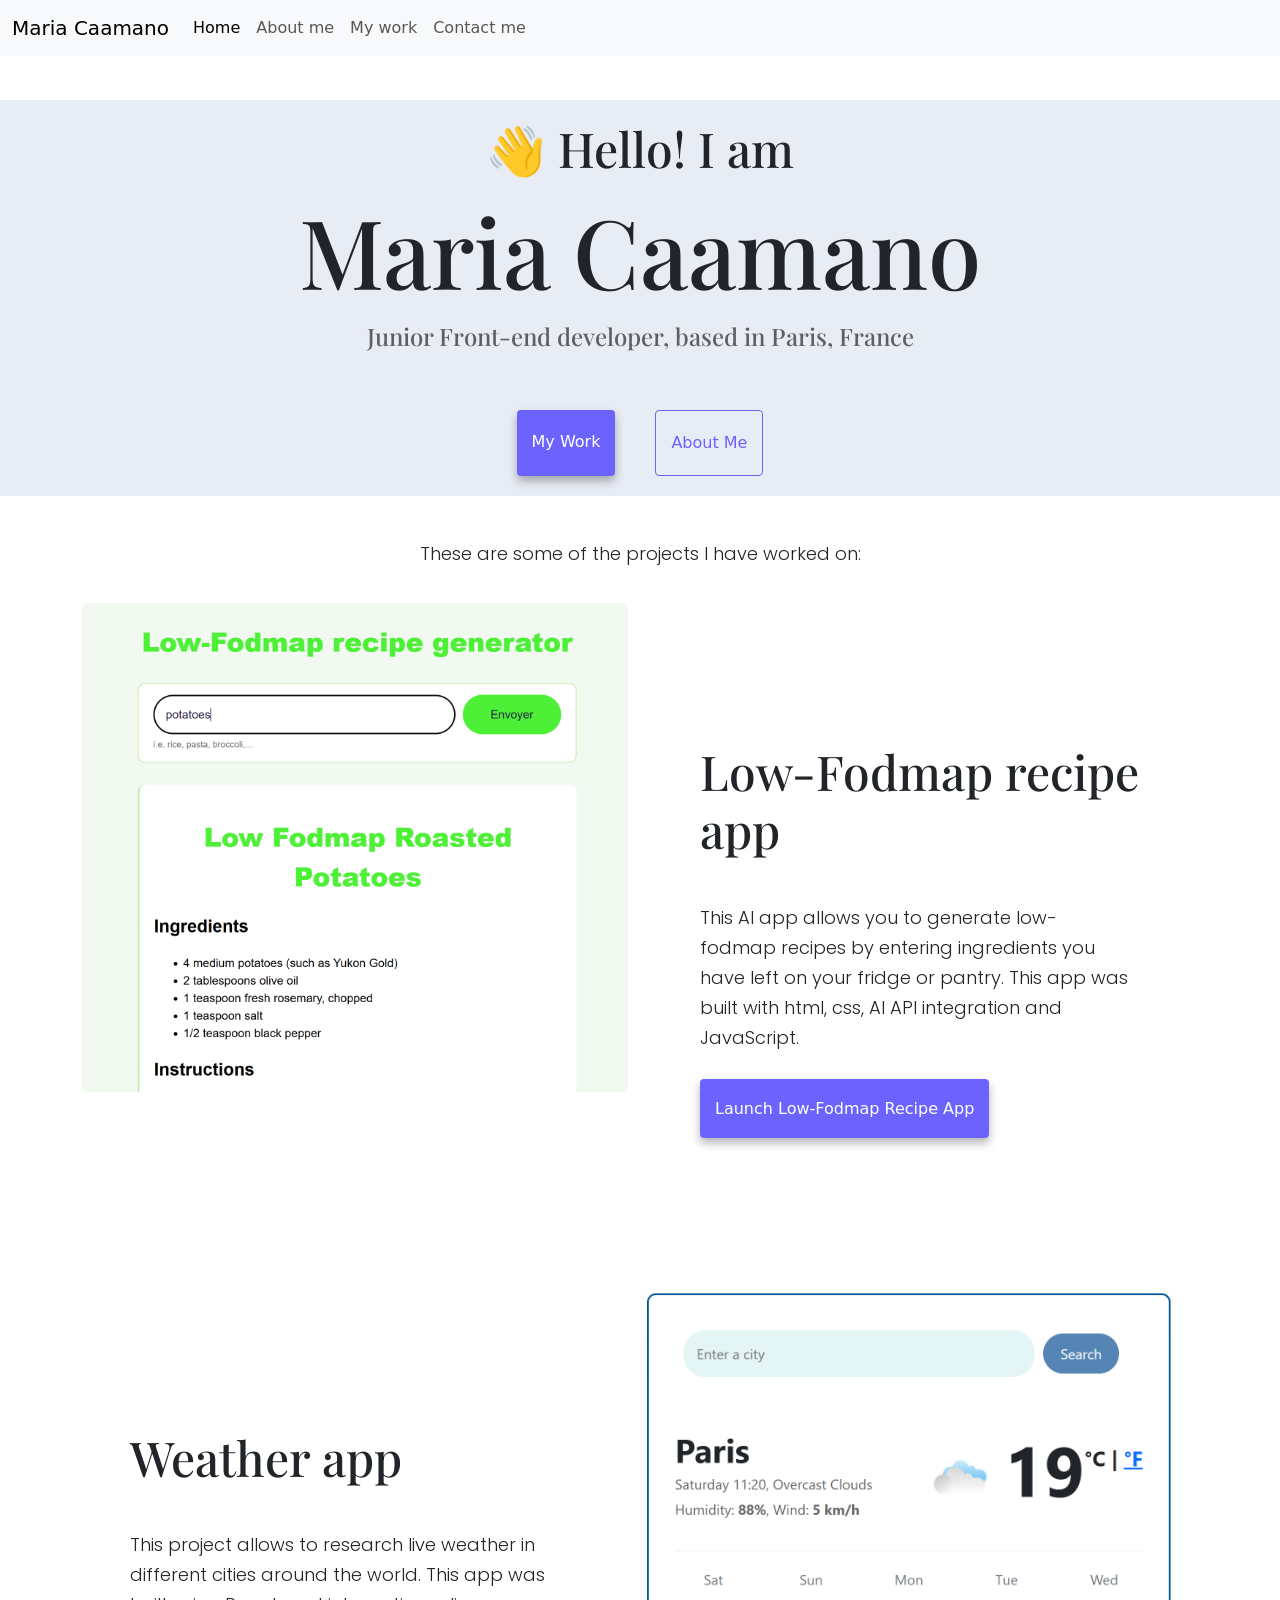
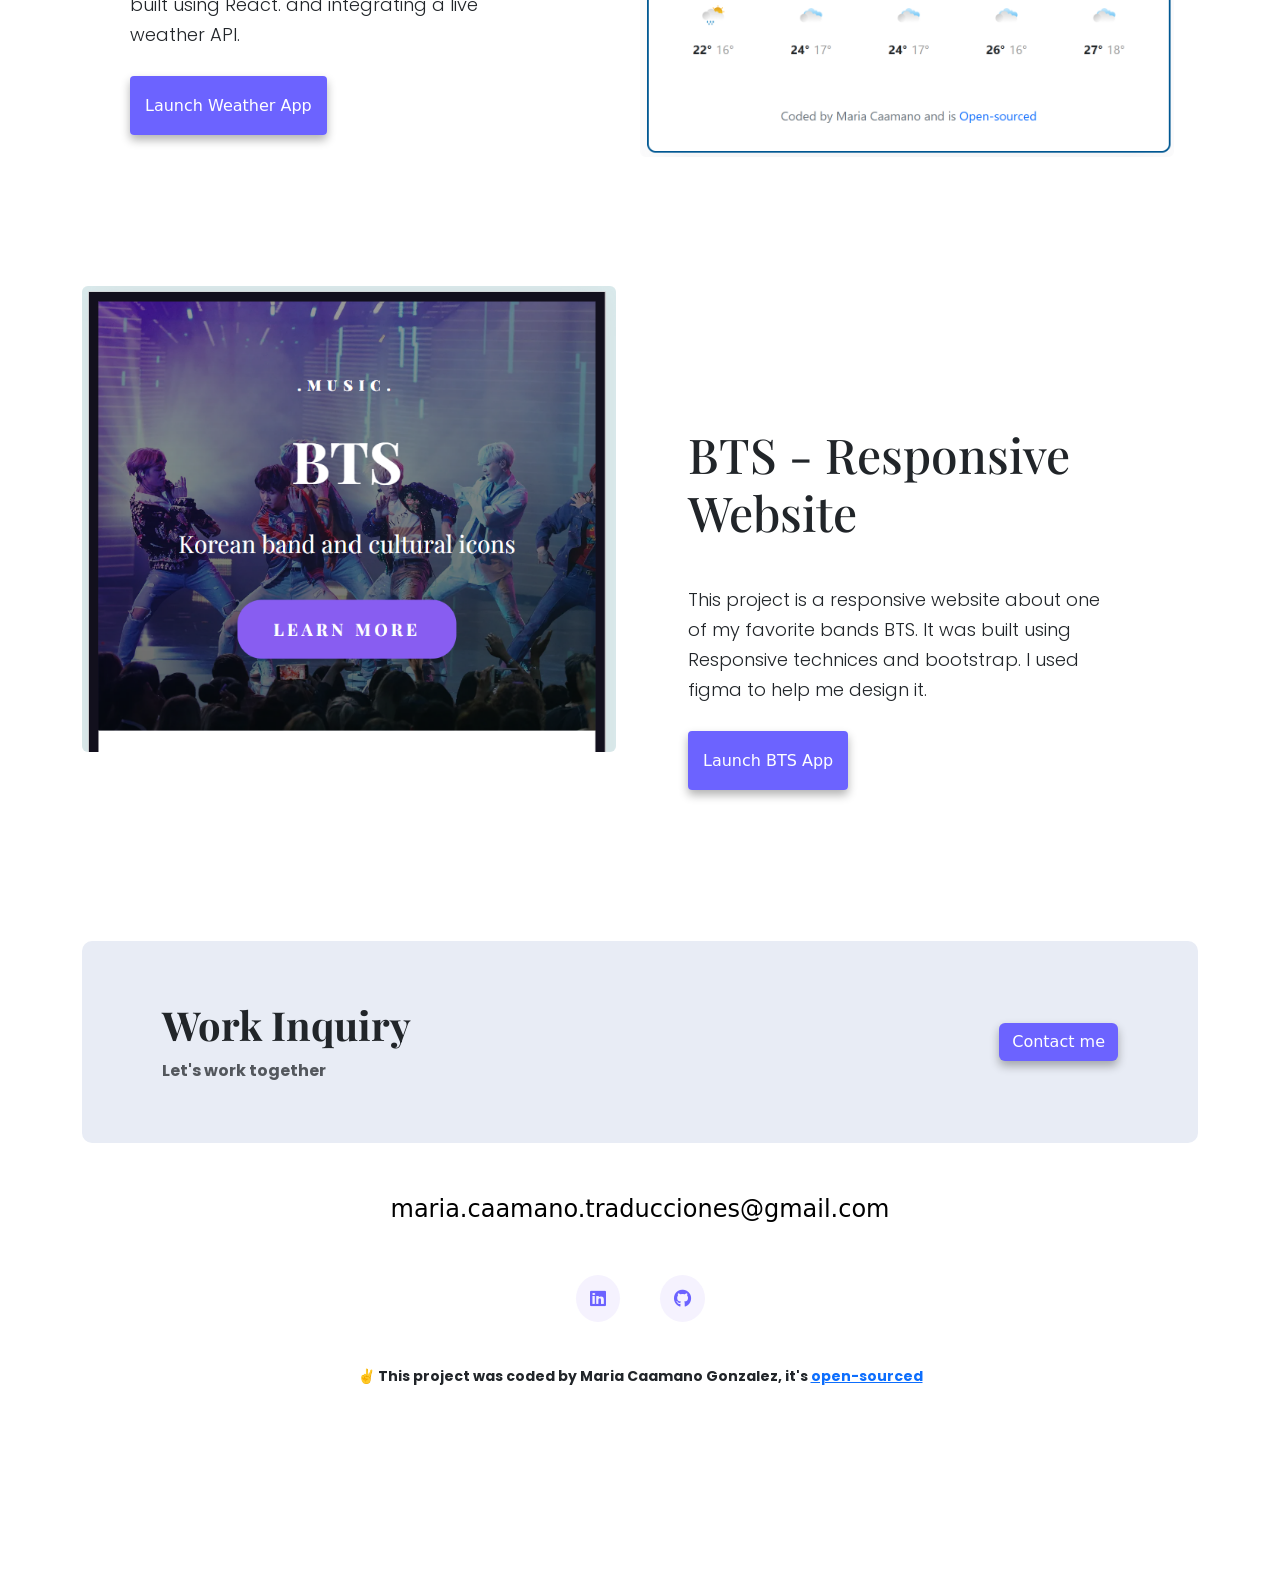
<file: index.html>
<!DOCTYPE html>
<html lang="en">
  <head>
    <meta charset="UTF-8" />
    <meta http-equiv="X-UA-Compatible" content="IE=edge" />
    <meta name="viewport" content="width=device-width, initial-scale=1.0" />
    <meta name="description" content="Maria Caamano is a junior developer based in Paris, France. Currently working for a payments API.">
    <title>Developer - Maria Caamano</title>
    <meta name="description" content="This website showcases projects I coded">
    <link rel="preconnect" href="https://fonts.googleapis.com">
<link rel="preconnect" href="https://fonts.gstatic.com" crossorigin>
<link href="https://fonts.googleapis.com/css2?family=Playfair+Display:ital,wght@0,700;1,700&family=<link rel="preconnect" href="https://fonts.googleapis.com">
<link rel="preconnect" href="https://fonts.gstatic.com" crossorigin>
<link href="https://fonts.googleapis.com/css2?family=Playfair+Display:ital,wght@0,700;1,700&family=Poppins:wght@300;500;700&display=swap" rel="stylesheet">
     <link href="https://cdn.jsdelivr.net/npm/bootstrap@5.3.8/dist/css/bootstrap.min.css" rel="stylesheet" integrity="sha384-sRIl4kxILFvY47J16cr9ZwB07vP4J8+LH7qKQnuqkuIAvNWLzeN8tE5YBujZqJLB" crossorigin="anonymous">
    <link rel="stylesheet" href="https://cdnjs.cloudflare.com/ajax/libs/font-awesome/6.5.1/css/all.min.css">
     <link rel="stylesheet" href="style.css" />
  </head>
  <body>
    <nav class="navbar navbar-expand-lg bg-body-tertiary fixed-top">
      <div class="container-fluid">
        <a class="navbar-brand" href="index.html">Maria Caamano</a>
        <button
          class="navbar-toggler"
          type="button"
          data-bs-toggle="collapse"
          data-bs-target="#navbarNavAltMarkup"
          aria-controls="navbarNavAltMarkup"
          aria-expanded="false"
          aria-label="Toggle navigation"
        >
          <span class="navbar-toggler-icon"></span>
        </button>
        <div class="collapse navbar-collapse" id="navbarNavAltMarkup">
          <div class="navbar-nav">
            <a class="nav-link active" aria-current="page" href="index.html" title="homepage Maria Caamano"
              >Home</a
            >
            <a class="nav-link" href="about.html" title="about Maria Caamano">About me</a>
            <a class="nav-link" href="work.html" title="projects display">My work</a>
            <a class="nav-link" href="contact.html" title="contact Maria Caamano">Contact me</a>
          </div>
        </div>
      </div>
    </nav>
    <div class="hero">
    <h2 class="text-center">👋 Hello! I am</h2>
    <h1 class="text-center">Maria Caamano</h1>
    <h3 class="text-center">Junior Front-end developer, based in Paris, France</h3>
    <div class="navigation-links">
      <a href="work.html" class= "contact-link" title="projects display">My work</a>
      <a href="about.html" class="about-link" title="About Maria Caamano">About me</a>
    </div>
    </div>
    <br/>
    <p>These are some of the projects I have worked on:</p>
    <div class="container">
      <div class="row">
        <div class="col d-none d-lg-block">
          <img src="images/fodmap.png" class="img-fluid rounded" alt="low fodmap project image"/>
        </div>
        <div class="col-md-6 project-description">
          <h2>Low-Fodmap recipe app</h2>
          <p class="bg-transparent projects mt-4">
            This AI app allows you to generate low-fodmap recipes by entering ingredients you have left on your fridge or pantry. This app was built with html, css, AI API integration and JavaScript. 
          </p>
          <div class="mt-4">
            <a href="https://www.shecodes.io/projects/2745303?_gl=1*stw5pb*_gcl_au*NzQ4MzA0MTkzLjE3NzQ2MzI0OTYuNzcyMzM2MzYzLjE3NzY2MDAwNTcuMTc3NjYwMDA3MA.." class="primary-link" title="link to low fodmap app" target="_blank">Launch Low-Fodmap Recipe App</a>
          </div>
        </div>
        <div class="row mt-5">
          <div class="col-md-6 project-description">
            <h2>Weather app</h2>
            <p class="bg-transparent projects mt-4">
              This project allows to research live weather in different cities around the world. This app was built using React. and integrating a live weather API.
            </p>
            <div class="mt-4">
              <a href="https://www.shecodes.io/projects/2803756?_gl=1*yo6k29*_gcl_au*MTI4NzI2MTU4NS4xNzgyNTQ0NTgxLi0uLS4xNzg0Mjk1NTIyLjE5MDExOTUzOS4xNzg3OTkyNzYxLjE3ODc5OTU0Mzk." class="primary-link" title="link to weather app" target="_blank">Launch Weather app</a>
            </div>
          </div>
          <div class="col d-none d-lg-block">
            <img src="images/react-weather.png" class="img-fluid rounded d-none d-md-block" alt="weather project image" />
          </div>
      </div>
      <div class="row mt-5">
        <div class="col d-none d-lg-block">
          <img src="images/BTS-responsive.png" class="img-fluid rounded d-none d-md-block" alt="crochet project image" />
        </div>
        <div class="col-md-6 project-description">
          <h2>BTS - Responsive Website</h2>
          <p class="bg-transparent projects mt-4">
            This project is a responsive website about one of my favorite bands BTS. It was built using Responsive technices and bootstrap. I used figma to help me design it.
          </p>
          <div class="mt-4">
            <a href="https://www.shecodes.io/projects/2792829?_gl=1*1ke4hdw*_gcl_au*MTI4NzI2MTU4NS4xNzgyNTQ0NTgxLi0uLS4xNzg0Mjk1NTIyLjE5MDExOTUzOS4xNzg3OTkyNzYxLjE3ODc5OTU0Mzk." class="primary-link" title="link to crochet app" target="_blank">Launch BTS app</a>
          </div>
        </div>
      </div>
      <footer>
        <div class="contact-box d-flex justify-content-between mb-5 mt-5 align-items-center">
        <div>
        <h4 class="">Work Inquiry</h4>
        <p class="text-muted">Let's work together</p>
        </div>
        <div>
        <a href="contact.html" class="btn contact-link"> Contact me</a>
        </div>
        </div>
        <div class="d-flex justify-content-center mb-5">
        <a href="mailto:maria.caamano.traducciones@gmail.com" title="link to email" class="email-footer text-center">maria.caamano.traducciones@gmail.com</a>
        </div>
        <div class="social-links d-flex justify-content-center">
        <a href="https://www.linkedin.com/in/maria-caama%C3%B1o-gonz%C3%A1lez-720b8368" title="link to Linkedin profile" target="_blank"><i class="fa-brands fa-linkedin"></i></a>
        <a href="https://github.com/mariacaamanotraducciones-wq" title="link to github profile" target="_blank"><i class="fa-brands fa-github"></i></a>
        </div>
        <p class="text-center mt-4">✌️ This project was coded by Maria Caamano Gonzalez, it's <a href="https://github.com/mariacaamanotraducciones-wq/my-portfolio" target="_blank" title="link to code in github">open-sourced</a></p>  
      </footer>
    </div>
    
    <script
      src="https://cdn.jsdelivr.net/npm/bootstrap@5.3.8/dist/js/bootstrap.bundle.min.js"
      integrity="sha384-FKyoEForCGlyvwx9Hj09JcYn3nv7wiPVlz7YYwJrWVcXK/BmnVDxM+D2scQbITxI"
      crossorigin="anonymous"
    ></script>
  </body>
</html>
</file>
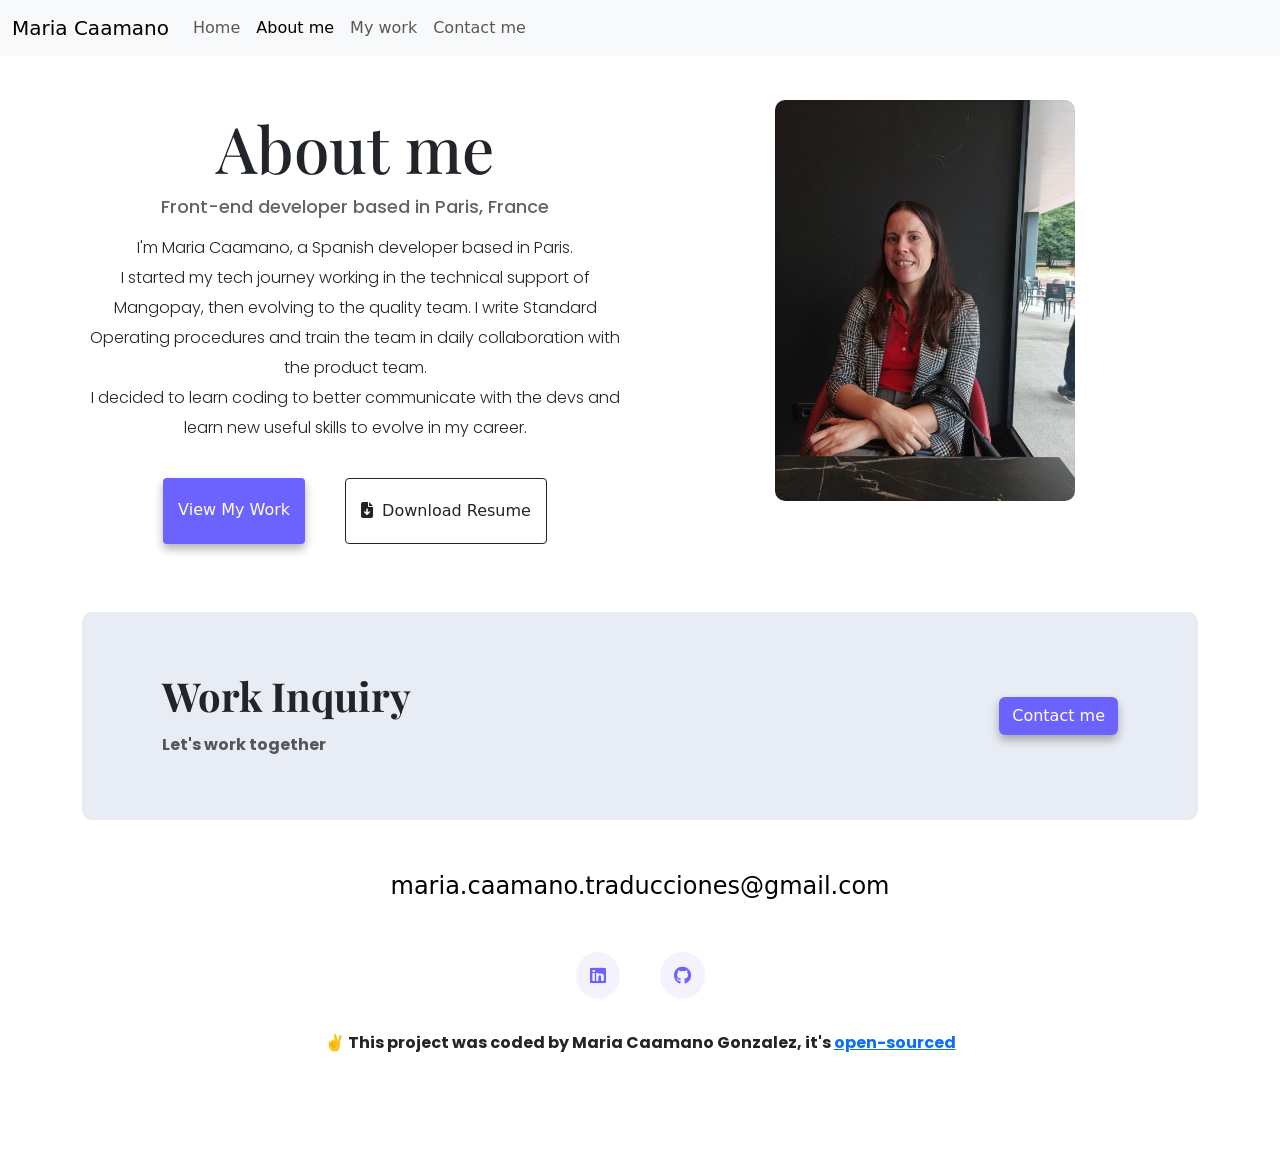
<file: about.html>
<!doctype html>
<html lang="en">
  <head>
    <meta charset="UTF-8" />
    <meta http-equiv="X-UA-Compatible" content="IE=edge" />
    <meta name="viewport" content="width=device-width, initial-scale=1.0" />
     <link rel="preconnect" href="https://fonts.googleapis.com">
<link rel="preconnect" href="https://fonts.gstatic.com" crossorigin>
<link href="https://fonts.googleapis.com/css2?family=Playfair+Display:ital,wght@0,700;1,700&family=<link rel="preconnect" href="https://fonts.googleapis.com">
<link rel="preconnect" href="https://fonts.gstatic.com" crossorigin>
<link href="https://fonts.googleapis.com/css2?family=Playfair+Display:ital,wght@0,700;1,700&family=Poppins:wght@300;500;700&display=swap" rel="stylesheet">
    <link
      href="https://cdn.jsdelivr.net/npm/bootstrap@5.3.8/dist/css/bootstrap.min.css"
      rel="stylesheet"
      integrity="sha384-sRIl4kxILFvY47J16cr9ZwB07vP4J8+LH7qKQnuqkuIAvNWLzeN8tE5YBujZqJLB"
      crossorigin="anonymous"
    />
    <link rel="stylesheet" href="https://cdnjs.cloudflare.com/ajax/libs/font-awesome/6.5.1/css/all.min.css">
    <link rel="stylesheet" href="style.css" />
<meta name="description" content="Maria Caamano is a junior developer based in Paris, France. Currently working for a payments API.">
    <title>About Maria Caamano - developer</title>
    <meta
      name="description"
      content="This website showcases projects I coded"
    />
  </head>
  <body>
     <nav class="navbar navbar-expand-lg bg-body-tertiary fixed-top">
      <div class="container-fluid">
        <a class="navbar-brand" href="index.html">Maria Caamano</a>
        <button
          class="navbar-toggler"
          type="button"
          data-bs-toggle="collapse"
          data-bs-target="#navbarNavAltMarkup"
          aria-controls="navbarNavAltMarkup"
          aria-expanded="false"
          aria-label="Toggle navigation"
        >
          <span class="navbar-toggler-icon"></span>
        </button>
        <div class="collapse navbar-collapse" id="navbarNavAltMarkup">
          <div class="navbar-nav">
            <a class="nav-link" aria-current="page" href="index.html" title="homepage Maria Caamano"
              >Home</a
            >
            <a class="nav-link active" href="about.html" title="about Maria Caamano">About me</a>
            <a class="nav-link" href="work.html" title="projects display">My work</a>
            <a class="nav-link" href="contact.html" title="contact Maria Caamano">Contact me</a>
          </div>
        </div>
      </div>
    </nav>
    <div class="about-section container">
        <div class="row">
            <div class="col-md-6">
            <h1 class="text-center">About me</h1>
            <h3 class="text-center">Front-end developer based in Paris, France</h3>
            <div class="text-center">
                <p class="bg-transparent">
                    I'm Maria Caamano, a Spanish developer based in Paris. 
                    <br/>
                     I started my tech journey working in the technical support of Mangopay, then evolving to the quality team. I write Standard Operating procedures and train the team in daily collaboration with the product team. 
                     <br/>
                     I decided to learn coding to better communicate with the devs and learn new useful skills to evolve in my career.
                </p>
            </div>
            <div class="navigation-links">
                <a href="work.html" class= "contact-link" title="work display">View my work</a>
                <a href="maria_caamano_resume.pdf" download="Maria_Caamano_Resume.pdf" class="btn btn-outline-dark" title="Download Maria's Resume">
        <i class="fa-solid fa-file-arrow-down me-1"></i> Download Resume
    </a>
            </div>
            </div>
            <div class="col-md-6">
            <img src="images/maria.jpg" alt="picture of Maria Caamano" class="img-fluid profile-photo">
            </div>
        </div>
        <footer class="mt-5">
        <div class="contact-box d-flex justify-content-between mb-5 align-items-center">
            <div>
                <h4>Work Inquiry</h4>
                <p class="text-muted mb-0">Let's work together</p>
            </div>
            <div>
                <a href="contact.html" class="btn contact-link" title="Contact Maria">Contact me</a>
            </div>
        </div>

        <div class="d-flex justify-content-center mb-5">
            <a href="mailto:maria.caamano.traducciones@gmail.com" title="Email Maria" class="email-footer text-center">
                maria.caamano.traducciones@gmail.com
            </a>
        </div>

        <div class="social-links d-flex justify-content-center">
            <a href="https://www.linkedin.com/in/maria-caama%C3%B1o-gonz%C3%A1lez-720b8368" title="LinkedIn" target="_blank"><i class="fa-brands fa-linkedin"></i></a>
            <a href="https://github.com/mariacaamanotraducciones-wq" title="GitHub" target="_blank"><i class="fa-brands fa-github"></i></a>
        </div>
        <p class="text-center mt-4">✌️ This project was coded by Maria Caamano Gonzalez, it's <a href="https://github.com/mariacaamanotraducciones-wq/my-portfolio" target="_blank" title="link to code in github">open-sourced</a></p>
    </footer>
    </div>
    
    
  </body>
</html>
</file>
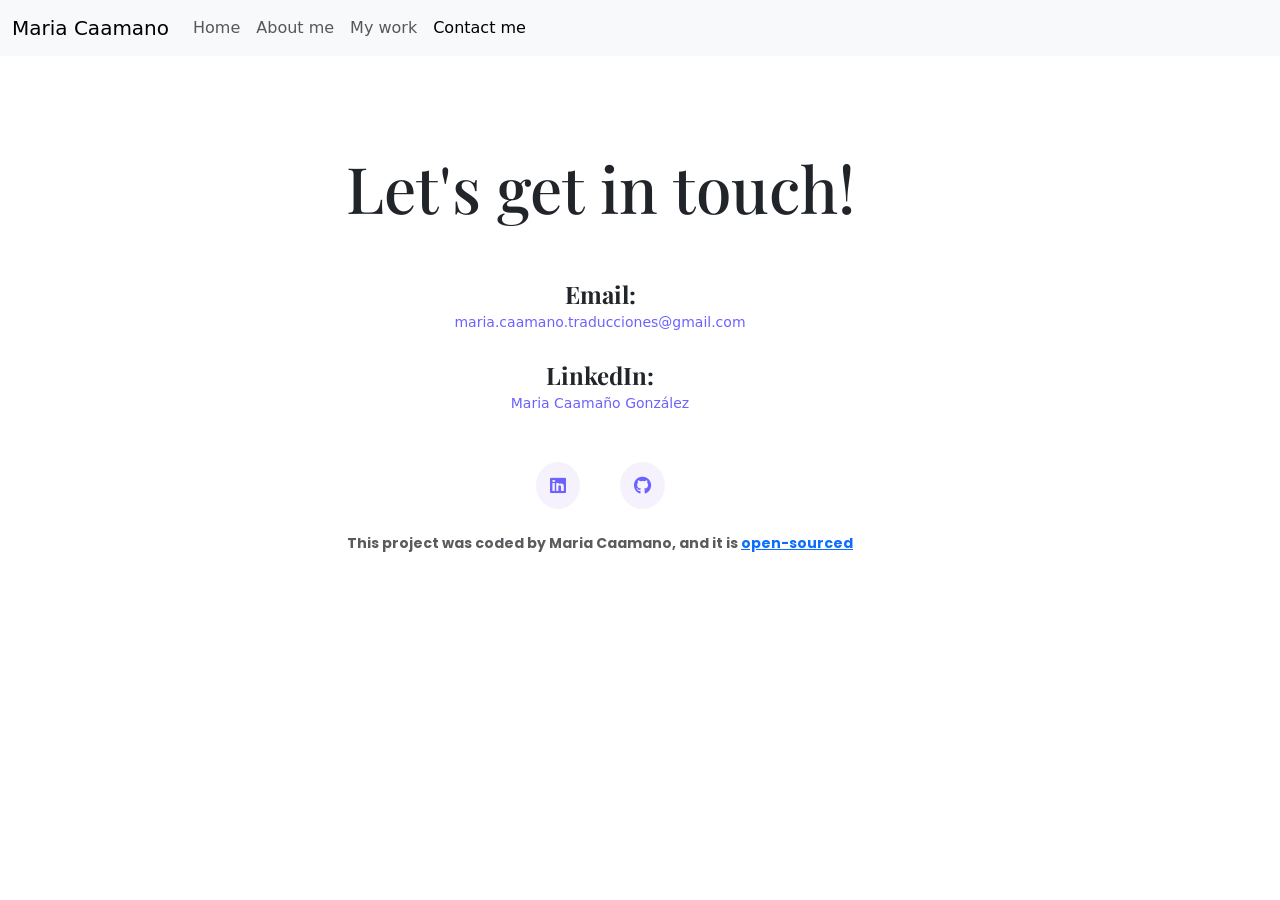
<file: contact.html>
<!doctype html>
<html lang="en">
  <head>
    <meta charset="UTF-8" />
    <meta http-equiv="X-UA-Compatible" content="IE=edge" />
    <meta name="viewport" content="width=device-width, initial-scale=1.0" />
     <link rel="preconnect" href="https://fonts.googleapis.com">
<link rel="preconnect" href="https://fonts.gstatic.com" crossorigin>
<link href="https://fonts.googleapis.com/css2?family=Playfair+Display:ital,wght@0,700;1,700&family=<link rel="preconnect" href="https://fonts.googleapis.com">
<link rel="preconnect" href="https://fonts.gstatic.com" crossorigin>
<link href="https://fonts.googleapis.com/css2?family=Playfair+Display:ital,wght@0,700;1,700&family=Poppins:wght@300;500;700&display=swap" rel="stylesheet">
    <link
      href="https://cdn.jsdelivr.net/npm/bootstrap@5.3.8/dist/css/bootstrap.min.css"
      rel="stylesheet"
      integrity="sha384-sRIl4kxILFvY47J16cr9ZwB07vP4J8+LH7qKQnuqkuIAvNWLzeN8tE5YBujZqJLB"
      crossorigin="anonymous"
    />
    <link rel="stylesheet" href="https://cdnjs.cloudflare.com/ajax/libs/font-awesome/6.5.1/css/all.min.css">
    <link rel="stylesheet" href="style.css" />
    <meta name="description" content="Maria Caamano is a junior developer based in Paris, France. Currently working for a payments API.">
    <title>About Maria Caamano - developer</title>
    <meta
      name="description"
      content="This website showcases projects I coded"
    />
  </head>
  <body>
     <nav class="navbar navbar-expand-lg bg-body-tertiary fixed-top">
      <div class="container-fluid">
        <a class="navbar-brand" href="index.html">Maria Caamano</a>
        <button
          class="navbar-toggler"
          type="button"
          data-bs-toggle="collapse"
          data-bs-target="#navbarNavAltMarkup"
          aria-controls="navbarNavAltMarkup"
          aria-expanded="false"
          aria-label="Toggle navigation"
        >
          <span class="navbar-toggler-icon"></span>
        </button>
        <div class="collapse navbar-collapse" id="navbarNavAltMarkup">
          <div class="navbar-nav">
            <a class="nav-link" aria-current="page" href="index.html" title="homepage Maria Caamano"
              >Home</a
            >
            <a class="nav-link" href="about.html" title="about Maria Caamano">About me</a>
            <a class="nav-link" href="work.html" title="projects display">My work</a>
            <a class="nav-link active" href="contact.html" title="contact Maria Caamano">Contact me</a>
          </div>
        </div>
      </div>
    </nav>
    <div class="contact container mt-5 pt-5">
  <h1 class="text-center mb-5">Let's get in touch!</h1>
  
  <div class="text-center mb-4">
    <h3>Email:</h3>
    <a href="mailto:maria.caamano.traducciones@gmail.com" class="email-link" title="Email Maria">
      maria.caamano.traducciones@gmail.com
    </a>
  </div>

  <div class="text-center mb-5">
    <h3>LinkedIn:</h3>
    <a href="https://www.linkedin.com/in/maria-caamaño-gonzález-720b8368" class="email-link" target="_blank" title="LinkedIn Profile">
      Maria Caamaño González
    </a>
  </div>

  <footer class="mt-5">
    <div class="social-links d-flex justify-content-center">
      <a href="https://www.linkedin.com/in/maria-caama%C3%B1o-gonz%C3%A1lez-720b8368" title="LinkedIn" target="_blank"><i class="fa-brands fa-linkedin"></i></a>
      <a href="https://github.com/mariacaamanotraducciones-wq" title="GitHub" target="_blank"><i class="fa-brands fa-github"></i></a>
    </div>
    
    <p class="text-center mt-4 text-muted" style="font-size: 14px;">
      This project was coded by Maria Caamano, and it is 
      <a href="https://github.com/mariacaamanotraducciones-wq" target="_blank">open-sourced</a>
    </p>
  </footer>
</div>

<script src="https://cdn.jsdelivr.net/npm/bootstrap@5.3.8/dist/js/bootstrap.bundle.min.js"></script>
</body>
</file>
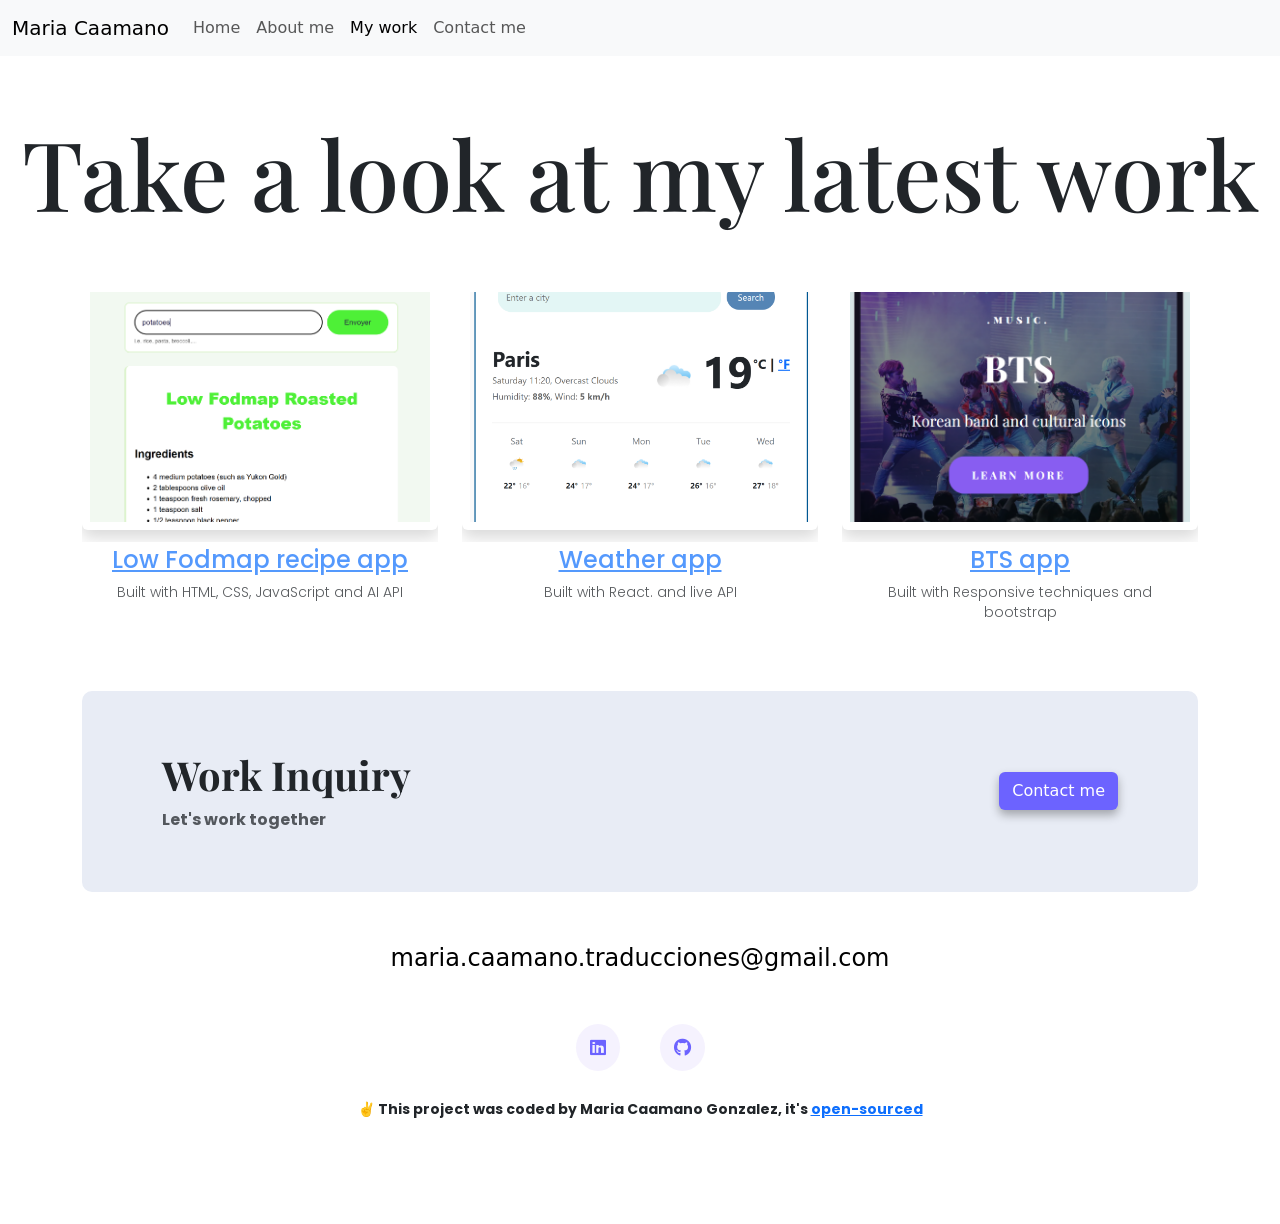
<file: work.html>
<!doctype html>
<html lang="en">
  <head>
    <meta charset="UTF-8" />
    <meta http-equiv="X-UA-Compatible" content="IE=edge" />
    <meta name="viewport" content="width=device-width, initial-scale=1.0" />
     <link rel="preconnect" href="https://fonts.googleapis.com">
<link rel="preconnect" href="https://fonts.gstatic.com" crossorigin>
<link href="https://fonts.googleapis.com/css2?family=Playfair+Display:ital,wght@0,700;1,700&family=<link rel="preconnect" href="https://fonts.googleapis.com">
<link rel="preconnect" href="https://fonts.gstatic.com" crossorigin>
<link href="https://fonts.googleapis.com/css2?family=Playfair+Display:ital,wght@0,700;1,700&family=Poppins:wght@300;500;700&display=swap" rel="stylesheet">
    <link
      href="https://cdn.jsdelivr.net/npm/bootstrap@5.3.8/dist/css/bootstrap.min.css"
      rel="stylesheet"
      integrity="sha384-sRIl4kxILFvY47J16cr9ZwB07vP4J8+LH7qKQnuqkuIAvNWLzeN8tE5YBujZqJLB"
      crossorigin="anonymous"
    />
    <link rel="stylesheet" href="https://cdnjs.cloudflare.com/ajax/libs/font-awesome/6.5.1/css/all.min.css">
    <link rel="stylesheet" href="style.css" />
    <meta name="description" content="Maria Caamano is a junior developer based in Paris, France. Currently working for a payments API.">
    <title>About Maria Caamano - developer</title>
    <meta
      name="description"
      content="This website showcases projects I coded"
    />
  </head>
  <body>
   <nav class="navbar navbar-expand-lg bg-body-tertiary fixed-top">
      <div class="container-fluid">
        <a class="navbar-brand" href="index.html">Maria Caamano</a>
        <button
          class="navbar-toggler"
          type="button"
          data-bs-toggle="collapse"
          data-bs-target="#navbarNavAltMarkup"
          aria-controls="navbarNavAltMarkup"
          aria-expanded="false"
          aria-label="Toggle navigation"
        >
          <span class="navbar-toggler-icon"></span>
        </button>
        <div class="collapse navbar-collapse" id="navbarNavAltMarkup">
          <div class="navbar-nav">
            <a class="nav-link" aria-current="page" href="index.html" title="homepage Maria Caamano"
              >Home</a
            >
            <a class="nav-link" href="about.html" title="about Maria Caamano">About me</a>
            <a class="nav-link active" href="work.html" title="projects display">My work</a>
            <a class="nav-link" href="contact.html" title="contact Maria Caamano">Contact me</a>
          </div>
        </div>
      </div>
    </nav>
    <h1 class="text-center mb-5">Take a look at my latest work</h1>
    <div class="content">
    <div class="container">
      <div class="row">
        <div class="col-sm-4">
            <div class="image-wrapper"><img
            src="images/fodmap.png"
            class="img-fluid p-2 mb-4 shadow rounded"
            alt="picture fodmap app"
          /></div>
          <h3 class="text-center m-0"><a href="https://www.shecodes.io/projects/2745303?_gl=1*we3tva*_gcl_au*MTI4NzI2MTU4NS4xNzgyNTQ0NTgxLi0uLS4xNzg0Mjk1NTIyLjE5MDExOTUzOS4xNzg3OTkyNzYxLjE3ODc5OTU0Mzk." target="_blank">Low Fodmap recipe app</a></h3>
          <p class="text-center text-muted">Built with HTML, CSS, JavaScript and AI API</p>

        </div>
        <div class="col-sm-4">
          <div class="image-wrapper"><img
            src="images/react-weather.png"
            class="img-fluid p-2 mb-4 shadow rounded"
            alt="picture weather app"
          /></div>
          <h3 class="text-center m-0"> <a href="https://www.shecodes.io/projects/2803756?_gl=1*1hv0ht9*_gcl_au*MTI4NzI2MTU4NS4xNzgyNTQ0NTgxLi0uLS4xNzg0Mjk1NTIyLjE5MDExOTUzOS4xNzg3OTkyNzYxLjE3ODc5OTU0Mzk." target="_blank">Weather app</a></h3>
          <p class="text-center text-muted">Built with React. and live API</p>
        </div>
        <div class="col-sm-4">
          <div class="image-wrapper"><img
            src="images/BTS-responsive.png"
            class="img-fluid p-2 mb-4 shadow rounded"
            alt="picture crochet app"
          /></div>
          <h3 class="text-center m-0"><a href="https://www.shecodes.io/projects/2792829?_gl=1*1ke4hdw*_gcl_au*MTI4NzI2MTU4NS4xNzgyNTQ0NTgxLi0uLS4xNzg0Mjk1NTIyLjE5MDExOTUzOS4xNzg3OTkyNzYxLjE3ODc5OTU0Mzk.">BTS app</a></h3>
          <p class="text-center text-muted">Built with Responsive techniques and bootstrap</p>
        </div>
      </div>
      <footer class="mt-5">
      <div class="contact-box d-flex justify-content-between mb-5 align-items-center">
        <div>
          <h4>Work Inquiry</h4>
          <p class="text-muted mb-0">Let's work together</p>
        </div>
        <div>
          <a href="contact.html" class="btn contact-link" title="Contact Maria">Contact me</a>
        </div>
      </div>

      <div class="d-flex justify-content-center mb-5">
        <a href="mailto:maria.caamano.traducciones@gmail.com" class="email-footer text-center">
          maria.caamano.traducciones@gmail.com
        </a>
      </div>

      <div class="social-links d-flex justify-content-center">
        <a href="https://www.linkedin.com/..." target="_blank"><i class="fa-brands fa-linkedin"></i></a>
        <a href="https://github.com/..." target="_blank"><i class="fa-brands fa-github"></i></a>
      </div>
      <p class="text-center mt-4">✌️ This project was coded by Maria Caamano Gonzalez, it's <a href="https://github.com/mariacaamanotraducciones-wq/my-portfolio" target="_blank" title="link to code in github">open-sourced</a></p>
    </footer>
    </div>
    </div>
    
    
  </body>
</html>
</file>
<file: style.css>
:root {
  --primary-color: #6c63ff;
  --secondary-color: #f5f2fe;
  --box-shadow: 0 5px 10px rgba(0, 0, 0, 0.3);
}

body {
  margin: 100px 0;
}

h1,
h2,
h3 {
  margin: 0;
}

h1 {
  font-family: "Playfair Display", serif;
  font-size: 96px;
  line-height: 1.5;
}

h2 {
  font-family: "Playfair Display", serif;
  font-size: 48px;
  padding-top: 20px;
}

h3 {
  font-family: "Playfair Display", serif;
  font-size: 24px;
  opacity: 0.7;
}

p {
  font-family: "Poppins", sans-serif;
  font-weight: 300;
  font-style: normal;
  background: none;
  text-align: center;
  padding: 20px;
  border-radius: 4px;
  font-size: 18px;
  line-height: 1.5;
}
footer {
  margin-top: 120px;
  margin-bottom: 60px;
}
footer p {
  font-size: 14px;
  font-weight: bold;
}
footer .email-footer {
  text-decoration: none;
  color: black;
  font-size: 24px;
}
footer .email-footer:hover {
  color: var(--primary-color);
}
@media (max-width: 768px) {
  footer .email-footer {
    font-size: 18px;
    word-wrap: break-word;
  }
}
footer .social-links a {
  margin: 0 20px;
  color: var(--primary-color);
  background: var(--secondary-color);
  padding: 10px 14px;
  border-radius: 50%;
  font-size: 18px;
  transition: all 100ms ease-in-out;
}
footer .social-links a:hover {
  color: white;
  background: var(--primary-color);
}
footer .contact-box {
  background-color: #e8ecf5;
  padding: 60px 80px;
  border-radius: 10px;
}
footer .contact-box p {
  text-align: left;
  padding: 0;
  margin: 0;
  font-size: 16px;
}

footer .contact-box h4 {
  font-family: "Playfair Display", serif;
  font-size: 40px;
  font-weight: bold;
  margin-bottom: 10px;
}
@media (max-width: 768px) {
  footer .contact-box {
    flex-direction: column;
    text-align: center;
    padding: 40px 20px;
  }

  footer .contact-box p {
    text-align: center;
    margin-bottom: 30px;
  }
}
.hero {
  background-color: #e8ecf5;
}

.navigation-links {
  display: flex;
  margin-top: 40px;
  justify-content: center;
}

.navigation-links a {
  margin: 20px;
  border-radius: 4px;
  padding: 20px 15px;
  text-decoration: none;
  text-transform: capitalize;
}

.contact-link {
  background: var(--primary-color);
  box-shadow: var(--box-shadow);
  color: white;
}

.about-link {
  color: var(--primary-color);
  border: 1px solid var(--primary-color);
}

.homepage-link {
  color: var(--primary-color);
  text-align: center;
  display: block;
}

.about-paragraphs {
  display: flex;
  margin: 30px 0;
}

.about-paragraphs p {
  margin: 10px;
}

.email-link {
  display: flex;
  justify-content: center;
  color: var(--primary-color);
  font-size: 14px;
  text-decoration: none;
}

.email-link:hover {
  text-decoration: underline;
}
@media (max-width: 768px) {
  .email-link {
    font-size: 16px;
    word-wrap: break-word;
  }
}
.primary-link {
  border-radius: 4px;
  padding: 20px 15px;
  text-decoration: none;
  text-transform: capitalize;
  background: var(--primary-color);
  box-shadow: var(--box-shadow);
  color: white;
}
.mb-3 {
  margin-bottom: 1rem !important;
}
.projects {
  text-align: left !important;
  font-family: "Poppins", sans-serif;
  font-weight: 300;
  font-style: normal;
  padding-left: 0;
  line-height: 30px;
}

.text-center {
  text-align: center !important;
}
.project-description {
  padding: 120px 60px;
}
@media (max-width: 960px) {
  h1 {
    font-size: 50px;
  }
  h2 {
    font-size: 30px;
  }
  .project-description {
    padding: 0;
    text-align: center !important;
  }
  .projects {
    text-align: center !important;
  }

  .mt-4 {
    text-align: center;
  }
}
.about-section h1 {
  font-size: 64px;
  line-height: 1.5;
}
.about-section h3 {
  font-size: 18px;
  font-family: "Poppins", sans-serif;
  margin-bottom: 10px !important;
}
.about-section p {
  font-family: "Poppins", sans-serif;
  font-size: 16px;
  line-height: 30px;
  padding: 5px 0;
  margin-bottom: 10px;
}
.about-section .navigation-links {
  margin-top: 0;
}
.profile-photo {
  max-width: 300px;
  display: block;
  margin: 0 auto;
  border-radius: 10px;
}
.content {
  text-align: center;
  padding: 0;
}
.content h3 {
  font-size: 24px;
  line-height: 1.5;
  font-family: "Poppins", sans-serif;
}
.content p {
  font-size: 14px;
  padding: 5px 10px;
  line-height: 1.4;
  margin-top: 0;
}
.image-wrapper {
  height: 250px;
  overflow: hidden;
  display: flex;
  align-items: center;
  justify-content: center;
}

.image-wrapper img {
  width: 100%;
  height: 100%;
  object-fit: cover;
  transition: transform 0.3s ease;
}

.image-wrapper img:hover {
  transform: scale(1.05);
}
.contact {
  margin: 30px;
}
.contact h1 {
  font-size: 64px;
  line-height: 80px;
}
.contact h3 {
  margin-top: 10px;
  font-size: 24px;
  line-height: 1.5;
  font-weight: bold;
  opacity: 1;
}
.contact p {
  padding: 0;
  margin-bottom: 10px;
}
</file>
